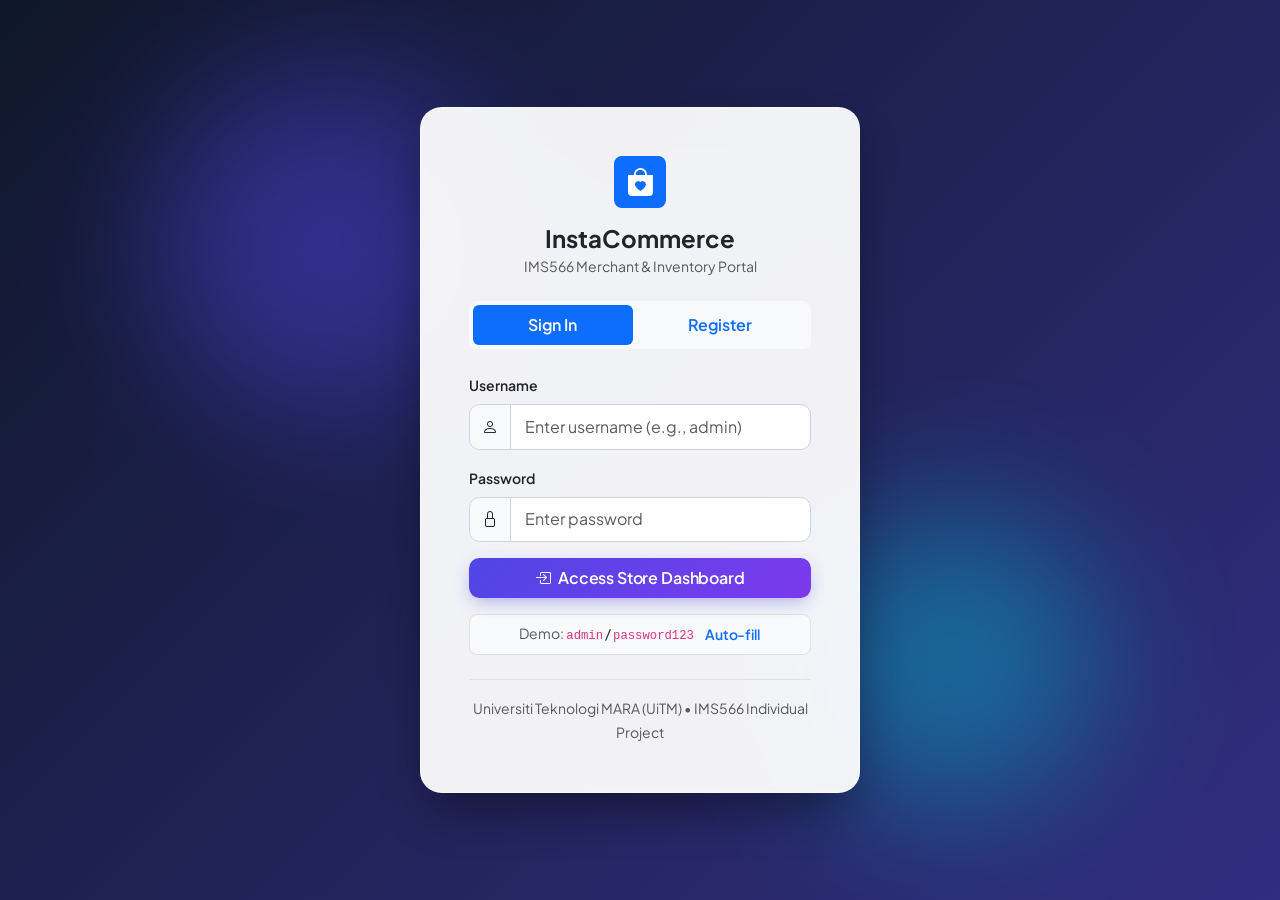
<file: index.html>
<!DOCTYPE html>
<html lang="en">
<head>
  <meta charset="UTF-8" />
  <meta name="viewport" content="width=device-width, initial-scale=1.0" />
  <meta name="description" content="IMS566 InstaCommerce Store & Inventory Management Portal - Authentication" />
  <meta name="author" content="Aiman (2026130001)" />
  <title>Sign In | InstaCommerce Portal</title>
  <!-- Bootstrap 5 CSS & Icons -->
  <link href="https://cdn.jsdelivr.net/npm/bootstrap@5.3.3/dist/css/bootstrap.min.css" rel="stylesheet" />
  <link href="https://cdn.jsdelivr.net/npm/bootstrap-icons@1.11.3/font/bootstrap-icons.min.css" rel="stylesheet" />
  <link href="css/style.css" rel="stylesheet" />
</head>
<body>
  <main class="auth-wrapper">
    <div class="card auth-card bg-white p-4 p-md-5">
      <!-- Brand Header -->
      <div class="text-center mb-4">
        <div class="d-inline-flex align-items-center justify-content-center bg-primary text-white rounded-3 mb-3" style="width: 52px; height: 52px;">
          <i class="bi bi-bag-heart-fill fs-3"></i>
        </div>
        <h1 class="h4 fw-bold mb-1">InstaCommerce</h1>
        <p class="text-muted small mb-0">IMS566 Merchant &amp; Inventory Portal</p>
      </div>

      <!-- Feedback Alert Box -->
      <div id="authAlert" class="alert d-none" role="alert"></div>

      <!-- Login / Register Switch Tabs -->
      <ul class="nav nav-pills nav-fill bg-light p-1 rounded-3 mb-4" id="authTabs" role="tablist">
        <li class="nav-item" role="presentation">
          <button class="nav-link active fw-semibold" id="login-tab" data-bs-toggle="pill" data-bs-target="#login-pane" type="button" role="tab">
            Sign In
          </button>
        </li>
        <li class="nav-item" role="presentation">
          <button class="nav-link fw-semibold" id="register-tab" data-bs-toggle="pill" data-bs-target="#register-pane" type="button" role="tab">
            Register
          </button>
        </li>
      </ul>

      <div class="tab-content" id="authTabsContent">
        <!-- LOGIN PANE -->
        <div class="tab-pane fade show active" id="login-pane" role="tabpanel">
          <form id="loginForm" novalidate>
            <div class="mb-3">
              <label for="loginUsername" class="form-label small fw-semibold">Username</label>
              <div class="input-group">
                <span class="input-group-text bg-light"><i class="bi bi-person"></i></span>
                <input type="text" class="form-control" id="loginUsername" placeholder="Enter username (e.g., admin)" required />
              </div>
            </div>
            <div class="mb-3">
              <label for="loginPassword" class="form-label small fw-semibold">Password</label>
              <div class="input-group">
                <span class="input-group-text bg-light"><i class="bi bi-lock"></i></span>
                <input type="password" class="form-control" id="loginPassword" placeholder="Enter password" required />
              </div>
            </div>
            <div class="d-grid mb-3">
              <button type="submit" class="btn btn-primary fw-semibold py-2">
                <i class="bi bi-box-arrow-in-right me-1"></i> Access Store Dashboard
              </button>
            </div>
            <div class="bg-light border rounded-3 p-2 text-center small">
              <span class="text-muted">Demo:</span> <code>admin</code> / <code>password123</code>
              <button type="button" id="fillDemoBtn" class="btn btn-link btn-sm p-0 ms-2 text-decoration-none fw-semibold">
                Auto-fill
              </button>
            </div>
          </form>
        </div>

        <!-- REGISTER PANE -->
        <div class="tab-pane fade" id="register-pane" role="tabpanel">
          <form id="registerForm" novalidate>
            <div class="mb-3">
              <label for="regName" class="form-label small fw-semibold">Full Name</label>
              <input type="text" class="form-control" id="regName" placeholder="e.g., Aiman" required />
            </div>
            <div class="mb-3">
              <label for="regUsername" class="form-label small fw-semibold">Choose Username</label>
              <input type="text" class="form-control" id="regUsername" placeholder="Minimum 3 characters" required />
            </div>
            <div class="mb-3">
              <label for="regPassword" class="form-label small fw-semibold">Create Password</label>
              <input type="password" class="form-control" id="regPassword" placeholder="Minimum 6 characters" required />
            </div>
            <div class="d-grid">
              <button type="submit" class="btn btn-dark fw-semibold py-2">
                <i class="bi bi-person-plus me-1"></i> Create Staff Account
              </button>
            </div>
          </form>
        </div>
      </div>

      <div class="text-center mt-4 pt-3 border-top">
        <small class="text-muted">Universiti Teknologi MARA (UiTM) &bull; IMS566 Individual Project</small>
      </div>
    </div>
  </main>

  <script src="https://cdn.jsdelivr.net/npm/bootstrap@5.3.3/dist/js/bootstrap.bundle.min.js"></script>
  <script src="js/app.js"></script>
</body>
</html>
</file>
<file: css/style.css>
/* ==========================================================================
   IMS566 Individual Project - E-Commerce Management Portal ("InstaCommerce")
   Modern UI Stylesheet with Fluid Motion & Glassmorphism
   Author: Aiman (Student ID: 2026130001)
   ========================================================================== */

@import url('https://fonts.googleapis.com/css2?family=Plus+Jakarta+Sans:wght@400;500;600;700;800&display=swap');

:root {
  --primary-dark: #090d16;
  --surface-glass: rgba(255, 255, 255, 0.86);
  --surface-card: #ffffff;
  --accent-indigo: #4f46e5;
  --accent-violet: #7c3aed;
  --accent-cyan: #06b6d4;
  --bg-surface: #f1f5f9;
  --card-border: rgba(226, 232, 240, 0.85);
  --ease-fluid: cubic-bezier(0.22, 1, 0.36, 1);
  --ease-spring: cubic-bezier(0.34, 1.56, 0.64, 1);
}

/* ==========================================================================
   1. FLUID KEYFRAME ANIMATIONS
   ========================================================================== */
@keyframes meshShift {
  0% {
    background-position: 0% 50%;
  }
  50% {
    background-position: 100% 50%;
  }
  100% {
    background-position: 0% 50%;
  }
}

@keyframes floatOrb {
  0%, 100% {
    transform: translate3d(0, 0, 0) scale(1);
  }
  50% {
    transform: translate3d(18px, -22px, 0) scale(1.06);
  }
}

@keyframes fadeSlideUp {
  from {
    opacity: 0;
    transform: translate3d(0, 20px, 0);
  }
  to {
    opacity: 1;
    transform: translate3d(0, 0, 0);
  }
}

@keyframes shimmerSweep {
  0% {
    transform: translateX(-120%) skewX(-18deg);
  }
  100% {
    transform: translateX(220%) skewX(-18deg);
  }
}

/* ==========================================================================
   2. GLOBAL BASE & SMOOTH PAGE ENTRANCE
   ========================================================================== */
html {
  scroll-behavior: smooth;
}

body {
  font-family: 'Plus Jakarta Sans', -apple-system, BlinkMacSystemFont, "Segoe UI", Roboto, sans-serif;
  background-color: var(--bg-surface);
  background-image:
    radial-gradient(at 0% 0%, rgba(79, 70, 229, 0.06) 0px, transparent 50%),
    radial-gradient(at 100% 0%, rgba(6, 182, 212, 0.06) 0px, transparent 50%);
  color: #0f172a;
  display: flex;
  flex-direction: column;
  min-height: 100vh;
  overflow-x: hidden;
  -webkit-font-smoothing: antialiased;
}

main {
  flex: 1;
  animation: fadeSlideUp 0.65s var(--ease-fluid) both;
}

main > section {
  animation: fadeSlideUp 0.65s var(--ease-fluid) both;
}

main > section:nth-child(1) { animation-delay: 0.04s; }
main > section:nth-child(2) { animation-delay: 0.12s; }
main > section:nth-child(3) { animation-delay: 0.20s; }
main > section:nth-child(4) { animation-delay: 0.28s; }

/* ==========================================================================
   3. MODERN GLASSMORPHIC LOGIN & REGISTER VIEW
   ========================================================================== */
.auth-wrapper {
  position: relative;
  min-height: 100vh;
  background: linear-gradient(-45deg, #090d16, #1e1b4b, #312e81, #0f172a);
  background-size: 300% 300%;
  animation: meshShift 14s ease infinite;
  display: flex;
  align-items: center;
  justify-content: center;
  padding: 1.5rem;
  overflow: hidden;
}

.auth-wrapper::before,
.auth-wrapper::after {
  content: "";
  position: absolute;
  border-radius: 50%;
  filter: blur(70px);
  opacity: 0.45;
  pointer-events: none;
  animation: floatOrb 9s ease-in-out infinite;
}

.auth-wrapper::before {
  width: 340px;
  height: 340px;
  background: var(--accent-indigo);
  top: 8%;
  left: 12%;
}

.auth-wrapper::after {
  width: 300px;
  height: 300px;
  background: var(--accent-cyan);
  bottom: 10%;
  right: 14%;
  animation-delay: -4.5s;
}

.auth-card {
  position: relative;
  z-index: 2;
  width: 100%;
  max-width: 440px;
  background: rgba(255, 255, 255, 0.94) !important;
  backdrop-filter: blur(20px);
  -webkit-backdrop-filter: blur(20px);
  border: 1px solid rgba(255, 255, 255, 0.45);
  border-radius: 1.35rem;
  box-shadow:
    0 25px 50px -12px rgba(0, 0, 0, 0.45),
    0 0 0 1px rgba(255, 255, 255, 0.15) inset;
  animation: fadeSlideUp 0.75s var(--ease-fluid) both;
  transition: transform 0.35s var(--ease-fluid), box-shadow 0.35s var(--ease-fluid);
}

.auth-card:hover {
  transform: translateY(-3px);
}

/* ==========================================================================
   4. FROSTED STICKY NAVBAR WITH FLUID PILLS
   ========================================================================== */
.navbar-custom {
  background: rgba(9, 13, 22, 0.88);
  backdrop-filter: blur(16px);
  -webkit-backdrop-filter: blur(16px);
  border-bottom: 1px solid rgba(255, 255, 255, 0.08);
  box-shadow: 0 8px 30px rgba(0, 0, 0, 0.12);
  transition: background-color 0.3s ease;
}

.navbar-brand {
  letter-spacing: -0.02em;
  transition: transform 0.3s var(--ease-spring);
}

.navbar-brand:hover {
  transform: scale(1.03);
}

.navbar-custom .nav-link {
  position: relative;
  color: #cbd5e1;
  font-weight: 500;
  padding: 0.55rem 1rem;
  border-radius: 0.65rem;
  transition: color 0.25s ease, background-color 0.25s ease, transform 0.25s var(--ease-spring);
}

.navbar-custom .nav-link:hover {
  color: #ffffff;
  background-color: rgba(255, 255, 255, 0.08);
  transform: translateY(-1px);
}

.navbar-custom .nav-link.active {
  color: #ffffff;
  background: linear-gradient(135deg, rgba(79, 70, 229, 0.85), rgba(124, 58, 237, 0.85));
  box-shadow: 0 4px 14px rgba(79, 70, 229, 0.4);
}

/* ==========================================================================
   5. MODERN FORM CONTROLS & INTERACTIVE BUTTONS
   ========================================================================== */
.form-control,
.form-select {
  border-radius: 0.65rem;
  border-color: #cbd5e1;
  padding: 0.6rem 0.9rem;
  transition: border-color 0.25s ease, box-shadow 0.25s ease, transform 0.2s ease;
}

.form-control:focus,
.form-select:focus {
  border-color: var(--accent-indigo);
  box-shadow: 0 0 0 4px rgba(79, 70, 229, 0.14);
}

.input-group-text {
  border-radius: 0.65rem;
  border-color: #cbd5e1;
}

.btn {
  border-radius: 0.65rem;
  font-weight: 600;
  letter-spacing: -0.01em;
  transition:
    transform 0.28s var(--ease-spring),
    box-shadow 0.28s var(--ease-fluid),
    background-color 0.25s ease,
    border-color 0.25s ease;
}

.btn:hover {
  transform: translateY(-2px);
}

.btn:active {
  transform: translateY(0) scale(0.98);
}

.btn-primary {
  background: linear-gradient(135deg, var(--accent-indigo), var(--accent-violet));
  border: none;
  box-shadow: 0 6px 18px -4px rgba(79, 70, 229, 0.45);
}

.btn-primary:hover {
  background: linear-gradient(135deg, #4338ca, #6d28d9);
  box-shadow: 0 10px 24px -4px rgba(79, 70, 229, 0.6);
}

/* ==========================================================================
   6. KPI SUMMARY CARDS WITH TACTILE SPRING HOVER
   ========================================================================== */
.kpi-card {
  position: relative;
  background: var(--surface-glass) !important;
  backdrop-filter: blur(12px);
  border: 1px solid var(--card-border);
  border-radius: 1rem;
  overflow: hidden;
  box-shadow: 0 4px 20px -2px rgba(15, 23, 42, 0.04);
  transition:
    transform 0.35s var(--ease-fluid),
    box-shadow 0.35s var(--ease-fluid),
    border-color 0.3s ease;
}

.kpi-card::before {
  content: "";
  position: absolute;
  inset: 0;
  background: linear-gradient(120deg, transparent 30%, rgba(255, 255, 255, 0.6) 50%, transparent 70%);
  transform: translateX(-120%);
  pointer-events: none;
}

.kpi-card:hover {
  transform: translateY(-5px);
  border-color: rgba(79, 70, 229, 0.35);
  box-shadow: 0 18px 32px -8px rgba(15, 23, 42, 0.1);
}

.kpi-card:hover::before {
  animation: shimmerSweep 0.85s var(--ease-fluid);
}

.kpi-icon {
  width: 50px;
  height: 50px;
  border-radius: 0.85rem;
  display: flex;
  align-items: center;
  justify-content: center;
  font-size: 1.4rem;
  transition: transform 0.35s var(--ease-spring);
}

.kpi-card:hover .kpi-icon {
  transform: scale(1.12) rotate(-6deg);
}

/* ==========================================================================
   7. PRODUCT CATALOG CARDS & STAGGERED GRID ENTRANCE
   ========================================================================== */
#productGrid > div {
  animation: fadeSlideUp 0.55s var(--ease-fluid) both;
}

#productGrid > div:nth-child(1) { animation-delay: 0.03s; }
#productGrid > div:nth-child(2) { animation-delay: 0.07s; }
#productGrid > div:nth-child(3) { animation-delay: 0.11s; }
#productGrid > div:nth-child(4) { animation-delay: 0.15s; }
#productGrid > div:nth-child(5) { animation-delay: 0.19s; }
#productGrid > div:nth-child(6) { animation-delay: 0.23s; }
#productGrid > div:nth-child(7) { animation-delay: 0.27s; }
#productGrid > div:nth-child(8) { animation-delay: 0.31s; }

.product-card {
  border: 1px solid var(--card-border);
  border-radius: 1rem;
  overflow: hidden;
  box-shadow: 0 4px 16px -2px rgba(15, 23, 42, 0.04);
  transition:
    transform 0.38s var(--ease-fluid),
    box-shadow 0.38s var(--ease-fluid),
    border-color 0.3s ease;
}

.product-card:hover {
  transform: translateY(-7px);
  border-color: rgba(79, 70, 229, 0.35);
  box-shadow: 0 22px 36px -10px rgba(15, 23, 42, 0.13);
}

.product-img-placeholder {
  position: relative;
  height: 155px;
  display: flex;
  align-items: center;
  justify-content: center;
  font-size: 2.85rem;
  color: #ffffff;
  overflow: hidden;
}

.product-img-placeholder i {
  transition: transform 0.45s var(--ease-spring);
}

.product-card:hover .product-img-placeholder i {
  transform: scale(1.18) rotate(-5deg);
}

/* ==========================================================================
   8. TABLES, CHARTS & LIST CONTAINERS
   ========================================================================== */
.table-card {
  border: 1px solid var(--card-border);
  border-radius: 1rem;
  overflow: hidden;
  box-shadow: 0 4px 20px -2px rgba(15, 23, 42, 0.04);
  transition: box-shadow 0.3s var(--ease-fluid);
}

.table-card:hover {
  box-shadow: 0 12px 28px -6px rgba(15, 23, 42, 0.07);
}

.table thead th {
  font-size: 0.78rem;
  text-transform: uppercase;
  letter-spacing: 0.04em;
  color: #475569;
  font-weight: 700;
  padding-top: 0.9rem;
  padding-bottom: 0.9rem;
}

.table tbody tr {
  transition: background-color 0.2s ease, transform 0.2s ease;
}

.table-hover tbody tr:hover {
  background-color: rgba(79, 70, 229, 0.04);
}

.badge {
  font-weight: 600;
  letter-spacing: 0.01em;
  transition: transform 0.2s var(--ease-spring);
}

/* ==========================================================================
   9. MODERN FOOTER & ACCESSIBILITY REDUCED-MOTION SUPPORT
   ========================================================================== */
.footer-custom {
  background-color: var(--primary-dark);
  border-top: 1px solid rgba(255, 255, 255, 0.08);
  color: #94a3b8;
  font-size: 0.875rem;
}

.footer-custom a {
  color: #cbd5e1;
  text-decoration: none;
  transition: color 0.2s ease;
}

.footer-custom a:hover {
  color: #ffffff;
}

@media (prefers-reduced-motion: reduce) {
  *, *::before, *::after {
    animation-duration: 0.01ms !important;
    animation-iteration-count: 1 !important;
    transition-duration: 0.01ms !important;
    scroll-behavior: auto !important;
  }
}
</file>
